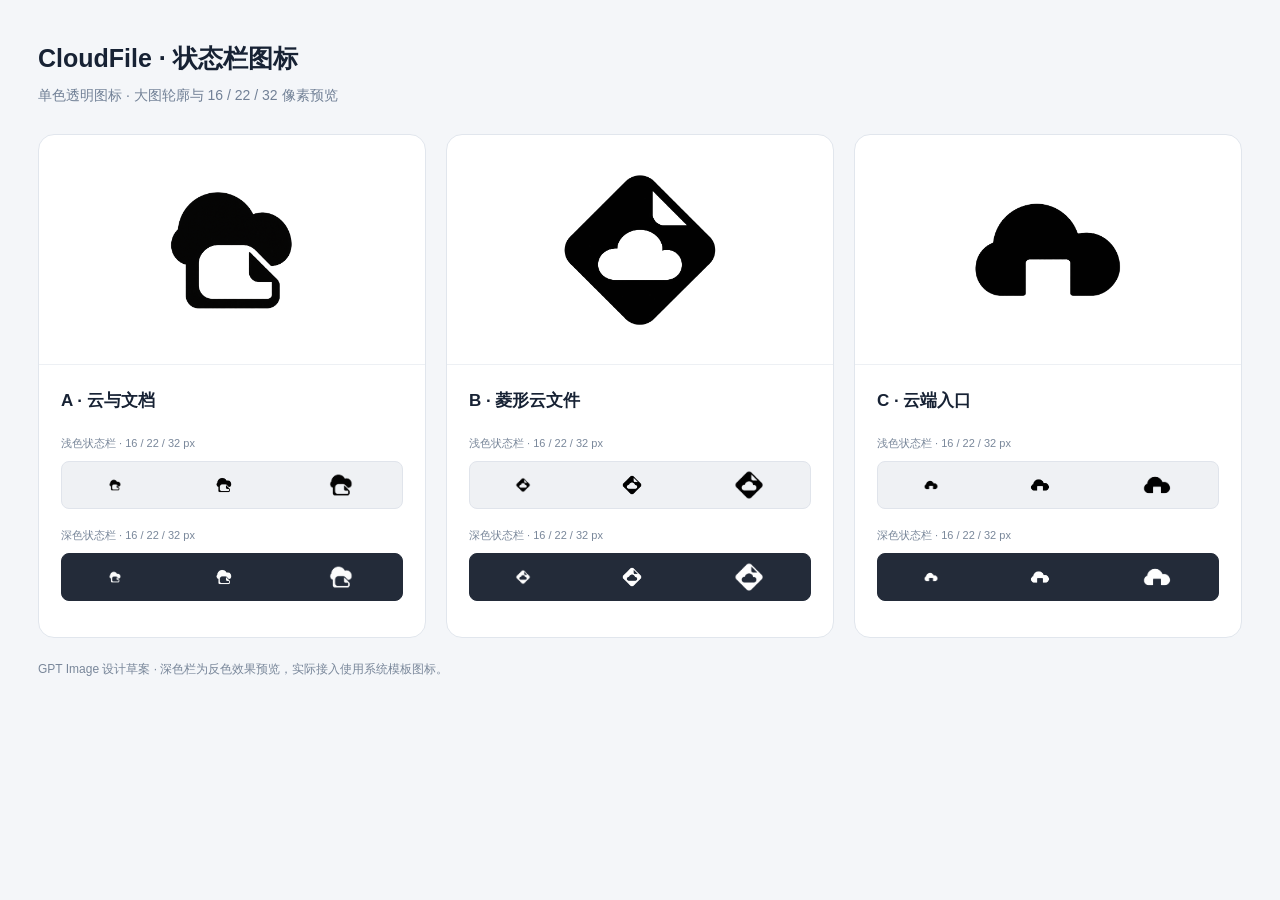
<file: assets/branding/concepts/index.html>
<!doctype html><html lang="zh-CN"><meta charset="utf-8"><title>CloudFile 图标方向对比</title><style>*{box-sizing:border-box}body{margin:0;background:#f4f6f9;color:#172234;font:14px/1.6 -apple-system,BlinkMacSystemFont,"PingFang SC",sans-serif;padding:38px}h1{font-size:25px;margin:0}header p{color:#718096;margin:6px 0 28px}main{display:grid;grid-template-columns:repeat(3,1fr);gap:20px}.card{border:1px solid #e1e6ed;border-radius:16px;background:#fff;overflow:hidden}.hero{height:230px;display:flex;align-items:center;justify-content:center;border-bottom:1px solid #edf0f4}.hero img{width:180px;height:180px;object-fit:contain}.detail{padding:22px}h2{font-size:17px;margin:0 0 16px}small{font-size:11px;color:#79879a}.bar{display:flex;align-items:center;justify-content:space-around;background:#eff1f4;border:1px solid #e0e4eb;border-radius:8px;height:48px;margin:8px 0 14px}.bar img{object-fit:contain}.dark{background:#232b39;border-color:#232b39}.dark img{filter:invert(1)}footer{font-size:12px;color:#79879a;margin-top:22px}</style><header><h1>CloudFile · 状态栏图标</h1><p>单色透明图标 · 大图轮廓与 16 / 22 / 32 像素预览</p></header><main><section class="card"><div class="hero"><img src="cloudfile-cloud-document.png" alt="云与文档"></div><div class="detail"><h2>A · 云与文档</h2><small>浅色状态栏 · 16 / 22 / 32 px</small><div class="bar"><img src="cloudfile-cloud-document.png" width="16" height="16"><img src="cloudfile-cloud-document.png" width="22" height="22"><img src="cloudfile-cloud-document.png" width="32" height="32"></div><small>深色状态栏 · 16 / 22 / 32 px</small><div class="bar dark"><img src="cloudfile-cloud-document.png" width="16" height="16"><img src="cloudfile-cloud-document.png" width="22" height="22"><img src="cloudfile-cloud-document.png" width="32" height="32"></div></div></section><section class="card"><div class="hero"><img src="cloudfile-diamond.png" alt="菱形云文件"></div><div class="detail"><h2>B · 菱形云文件</h2><small>浅色状态栏 · 16 / 22 / 32 px</small><div class="bar"><img src="cloudfile-diamond.png" width="16" height="16"><img src="cloudfile-diamond.png" width="22" height="22"><img src="cloudfile-diamond.png" width="32" height="32"></div><small>深色状态栏 · 16 / 22 / 32 px</small><div class="bar dark"><img src="cloudfile-diamond.png" width="16" height="16"><img src="cloudfile-diamond.png" width="22" height="22"><img src="cloudfile-diamond.png" width="32" height="32"></div></div></section><section class="card"><div class="hero"><img src="cloudfile-cloud-gateway.png" alt="云端入口"></div><div class="detail"><h2>C · 云端入口</h2><small>浅色状态栏 · 16 / 22 / 32 px</small><div class="bar"><img src="cloudfile-cloud-gateway.png" width="16" height="16"><img src="cloudfile-cloud-gateway.png" width="22" height="22"><img src="cloudfile-cloud-gateway.png" width="32" height="32"></div><small>深色状态栏 · 16 / 22 / 32 px</small><div class="bar dark"><img src="cloudfile-cloud-gateway.png" width="16" height="16"><img src="cloudfile-cloud-gateway.png" width="22" height="22"><img src="cloudfile-cloud-gateway.png" width="32" height="32"></div></div></section></main><footer>GPT Image 设计草案 · 深色栏为反色效果预览，实际接入使用系统模板图标。</footer></html>
</file>
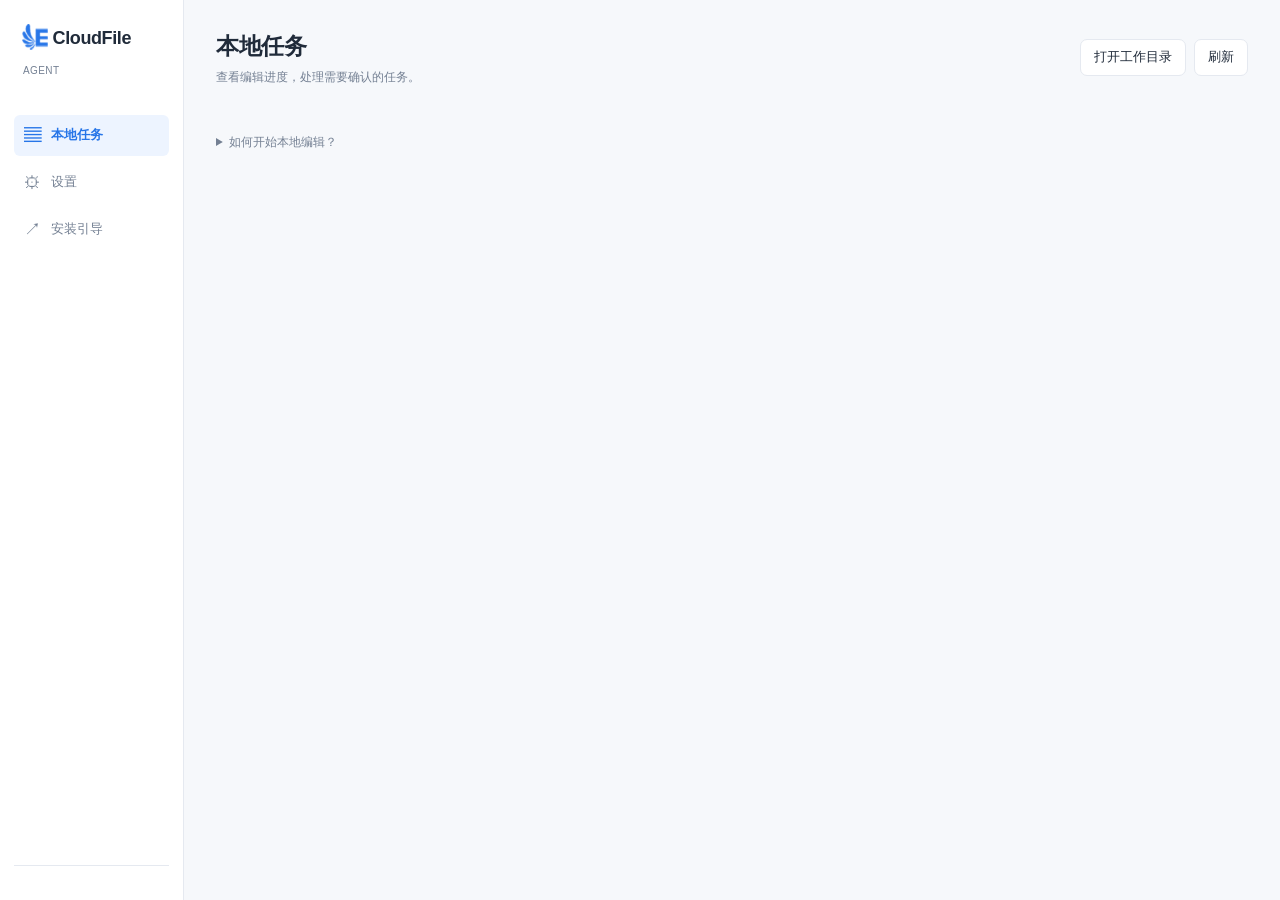
<file: crates/cloudfile-desktop/ui/index.html>
<!doctype html>
<html lang="zh-CN">
<head>
<meta charset="utf-8">
<meta name="viewport" content="width=device-width,initial-scale=1">
<title>CloudFile 任务中心</title>
<link rel="stylesheet" href="style.css">
</head>
<body>
<aside>
  <div class="brand"><span class="brand-mark" aria-hidden="true"></span> <span id="brand-name">CloudFile</span></div>
  <div class="badge" id="agent-badge">AGENT</div>
  <nav aria-label="主导航">
    <button class="nav-item selected" data-view="tasks" aria-current="page"><span aria-hidden="true">▤</span>本地任务<span id="attention-count" class="nav-count" hidden></span></button>
    <button class="nav-item" data-view="settings"><span aria-hidden="true">⚙</span>设置</button>
    <button class="nav-item" data-view="setup"><span aria-hidden="true">↗</span>安装引导</button>
  </nav>
  <div class="sidebar-footer">
    <div id="sidebar-version" class="version"></div>
    <div class="version" id="exit-state"></div>
  </div>
</aside>
<main>
  <header>
    <div><h1 id="page-title">本地任务</h1><p id="page-description" class="hint">查看编辑进度，处理需要确认的任务。</p></div>
    <div class="header-actions"><button id="open-workspace" class="secondary">打开工作目录</button><button id="refresh" class="secondary">刷新</button></div>
  </header>
  <div id="confirm-exit" class="banner danger" hidden>
    <strong>仍有编辑任务需要处理</strong><p id="confirm-exit-text"></p>
    <p class="hint">退出会停止独占编辑续租。本地文件与待确认的提交会保留。</p>
    <div class="row"><button id="exit-cancel">继续运行</button><button id="exit-force" class="secondary">仍然退出</button></div>
  </div>

  <div id="view-tasks" class="page-view">
    <div class="counts" id="counts" aria-label="任务概况"></div>
    <section id="tasks" aria-live="polite"></section>
    <details id="task-help" class="help-section">
      <summary>如何开始本地编辑？</summary>
      <div class="help-content">
        <p>在 CloudFile 网页选择文件，点击“本地编辑”。文件打开后，回到本机应用继续工作。</p>
        <div class="help-columns"><div><strong>本地打开</strong><p>用于查看或参考；本地修改不会自动上传。</p></div><div><strong>普通编辑</strong><p>在本机应用保存后，回到任务中心点「立即上传」才会写入云端；不做自动回传。</p></div><div><strong>独占编辑</strong><p>编辑完成后，在任务中选择「提交版本」或「签入并释放」即可。</p></div></div>
        <p class="hint">遇到冲突或提交结果待确认，请在任务列表处理。本地文件会保留。</p>
        <p id="cdc-hint" class="hint" hidden>已启用大文件分块上传，符合条件时自动复用云端分块。</p>
      </div>
    </details>
  </div>

  <div id="view-settings" class="page-view" hidden>
    <section class="panel"><h2>偏好设置</h2><p class="hint">管理提醒、悬浮入口和工作副本位置。</p>
      <form id="settings" class="settings-form">
        <details class="settings-group"><summary>通知提醒</summary><label class="check"><span>保存后显示轻提示</span><input type="checkbox" id="notify_on_saved"></label><label class="check"><span>需要检查时显示警告提示</span><input type="checkbox" id="notify_on_review"></label></details>
        <details class="settings-group"><summary>常驻与启动</summary><label class="check"><span>显示可拖动悬浮入口</span><input type="checkbox" id="float_enabled"></label><label class="check"><span>没有任务时隐藏悬浮入口</span><input type="checkbox" id="float_hidden_when_empty"></label><label class="check"><span>登录时启动 Agent</span><input type="checkbox" id="autostart"></label><p class="hint" id="autostart_note" hidden></p></details>
        <details class="settings-group"><summary>工作副本目录</summary><label class="field"><span class="hint">修改仅影响新任务；留空恢复默认目录。</span><input id="workspace_root" type="text" aria-label="工作副本目录" placeholder="默认：用户主目录 / CloudFile-Dev / Workspace"></label><div class="form-footer"><button>保存设置</button><button type="button" id="workspace-reset" class="secondary">恢复默认目录</button><span class="hint">已有文件和编辑任务会保留在原位置。</span></div></details>
      </form>
    </section>
    <section class="panel"><div class="section-heading"><div><h2>关于与更新</h2><p id="version" class="hint"></p></div><div class="row"><button id="app-profile-sync" class="secondary" type="button">同步应用信息</button><button id="check-update" class="secondary">检查更新<span id="update-badge" class="update-dot" hidden>新版本</span></button></div></div>
      <details class="advanced"><summary>浏览器连接与诊断</summary><div class="advanced-content">
        <p id="install-path" class="technical"></p><p id="host-state" class="technical"></p>
        <p class="hint">仅在开发安装或排查浏览器连接时使用。更换注册前会保留回退副本。</p>
        <p class="hint">固定扩展 ID：<code id="host-extension-id"></code></p><button id="host-register" class="secondary">重新注册 Host</button><button id="update-extension" class="secondary">更新扩展</button>
        <div class="row"><button id="host-rollback" class="secondary">回退 Host 注册</button><button id="host-unregister" class="secondary">卸载本机 Host</button></div>
      </div></details>
      <details class="advanced"><summary>应用信息</summary><div class="advanced-content">
        <p id="app-profile-state" class="hint">尚未同步应用信息。</p>
        <label class="check"><span>使用测试服（切换后加载测试环境的配置与功能）</span><input type="checkbox" id="use_test_server"></label>
        <p class="hint">测试与生产是两套配置：只在测试开放的功能，切到生产后不可用。切换后会自动拉取，拉不到就继续用本地缓存。</p>
        <div class="field-block"><span class="hint">应用信息地址（随测试/生产切换自动变化，不可手工修改）</span><input id="app-profile-source" type="text" readonly spellcheck="false" placeholder="选择环境后自动填入"></div>
        <p id="app-profile-hint" class="hint"></p>
      </div></details>
    </section>
  </div>
  <div id="view-setup" class="page-view" hidden>
    <section class="panel">
      <div class="section-heading"><div><h2>首次安装与连接检查</h2><p class="hint">此页只协助检查本机组件是否就位。服务地址已内置，无需配置。</p></div>
      <div id="setup-counts"></div></div>
      <ol class="setup-steps" id="setup-steps"></ol>
      <div class="row">
        <button id="setup-run">安装或修复本机组件</button>
        <button class="secondary" id="setup-open-dir">打开扩展目录</button>
        <button class="secondary" id="setup-finish">完成，进入任务中心</button>
      </div>
      <div id="setup-log" class="technical" hidden></div>
      <section class="panel" id="setup-extension-help" hidden>
        <h3>在 Chrome 里加载这个扩展</h3>
        <p class="hint">扩展包已经下载并解压到本机，位置见下面的目录。浏览器不允许程序代劳这一步，需要你在 Chrome 里手动加载一次。</p>
        <ol class="setup-howto">
          <li>打开 Chrome，在地址栏输入 <code>chrome://extensions</code> 后回车（浏览器不再允许从外部直接弹出这一页，需要手动输入或粘贴）。</li>
          <li>打开页面右上角的「开发者模式」。</li>
          <li>点左上角「加载已解压的扩展程序」，在弹窗的地址栏粘贴下面这个目录，回车后点「选择文件夹」。</li>
          <li>回到这里点「完成」；扩展列表里出现 CloudFile 即装好。</li>
        </ol>
        <div class="field-block">
          <span class="hint">扩展目录（点这一行即可复制）</span>
          <code id="setup-ext-dir" class="path-value" role="textbox" aria-label="扩展目录"></code>
        </div>
        <p>扩展 ID：<code id="setup-ext-id"></code></p>
      </section>
    </section>
  </div>
  <div id="message" role="status" aria-live="polite"></div>
</main>
<script src="task-ux.js"></script>
<script src="app.js"></script>
<div id="dialog" class="dialog-backdrop" hidden role="dialog" aria-modal="true" aria-labelledby="dialog-title">
  <div class="dialog-card">
    <h2 id="dialog-title"></h2>
    <p id="dialog-body"></p>
    <div class="row" id="dialog-actions"></div>
  </div>
</div>
</body>
</html>
</file>
<file: crates/cloudfile-desktop/ui/style.css>
:root{--bg:#f6f8fb;--panel:#fff;--line:#e5e9f0;--text:#202b3a;--muted:#748093;--accent:#2675e8;--accent-soft:#edf4ff;--warn:#a76714;--warn-soft:#fff5df;--danger:#bc3c3c;--danger-soft:#fff0f0;--green:#27946a}
*{box-sizing:border-box}
[hidden]{display:none!important}
html,body{margin:0;height:100%}
body{background:var(--bg);color:var(--text);font:13px/1.6 -apple-system,"Segoe UI","PingFang SC","Microsoft YaHei",sans-serif;display:flex}
aside{width:184px;flex:0 0 184px;background:var(--panel);border-right:1px solid var(--line);padding:24px 14px 16px;display:flex;flex-direction:column;gap:10px}
.brand{font-weight:700;font-size:18px;padding:0 8px;white-space:nowrap;letter-spacing:-.4px}.brand-mark{display:inline-block;width:26px;height:26px;vertical-align:-6px;background:var(--accent);-webkit-mask:url("cloudfile-mark.png") center/contain no-repeat;mask:url("cloudfile-mark.png") center/contain no-repeat}
.badge{font-size:10px;letter-spacing:.04em;color:var(--muted);padding-left:9px}
/* 「检查更新」按钮上的新版本标识：红底白字的小胶囊，比圆点更醒目；
   有新版就一直亮着，升级到该版本或被更新版本取代才消失。 */
.update-dot{display:inline-flex;align-items:center;justify-content:center;margin-left:8px;padding:1px 7px;border-radius:999px;background:#dc2626;color:#fff;font-size:10px;font-weight:600;line-height:1.6;letter-spacing:.02em;white-space:nowrap;box-shadow:0 0 0 3px rgba(220,38,38,.16);animation:update-pulse 1.8s ease-in-out infinite}
.update-dot[hidden]{display:none}
@keyframes update-pulse{0%,100%{box-shadow:0 0 0 3px rgba(220,38,38,.16)}50%{box-shadow:0 0 0 6px rgba(220,38,38,.04)}}
@media (prefers-reduced-motion: reduce){.update-dot{animation:none}}
nav{display:flex;flex-direction:column;gap:5px;margin-top:26px}
button{font:inherit;border:1px solid var(--accent);background:var(--accent);color:#fff;border-radius:7px;padding:7px 13px;min-height:34px;cursor:pointer;transition:background .12s,border-color .12s}
button:hover{background:#1966d7}button.secondary{background:var(--panel);color:var(--text);border-color:var(--line)}button.secondary:hover{background:#f0f4f9;border-color:#cbd5e3}button:disabled{opacity:.45;cursor:not-allowed}button:focus-visible,input:focus-visible,summary:focus-visible{outline:2px solid #7baaff;outline-offset:3px}
.nav-item{display:flex;align-items:center;gap:10px;border:0;background:transparent;color:var(--muted);text-align:left;padding:10px 12px;font-weight:500;width:100%}.nav-item>span:first-child{font-size:17px;width:18px;text-align:center}.nav-item:hover{background:#f5f7fb}.nav-item.selected{background:var(--accent-soft);color:var(--accent);font-weight:600}.nav-count{margin-left:auto;font-size:11px;background:#ffe9de;color:#a74817;border-radius:6px;padding:0 6px}.connection-dot{margin-left:auto;width:6px;height:6px;border-radius:50%;background:var(--green)}
.sidebar-footer{margin-top:auto;border-top:1px solid var(--line);padding:14px 8px 0;display:flex;flex-direction:column;gap:4px}.connection-state{font-size:11px;color:var(--muted)}.connection-state.connected{color:var(--green)}.version{color:var(--muted);font-size:10px;line-height:1.5}
main{flex:1;min-width:0;padding:28px 32px 24px;overflow:auto;position:relative}header{display:flex;align-items:center;justify-content:space-between;gap:14px;margin-bottom:24px}h1{font-size:23px;letter-spacing:-.5px;margin:0 0 3px;white-space:nowrap}h2{font-size:15px;margin:0 0 4px}h3{font-size:12px;font-weight:600;margin:0 0 8px;color:var(--muted)}p{margin:0}.hint{color:var(--muted);font-size:12px}.header-actions{display:flex;gap:8px;flex-shrink:0}.page-view{max-width:1040px;margin:0 auto}
.counts{display:flex;gap:10px;margin-bottom:20px}.count{background:var(--panel);border:1px solid var(--line);border-radius:10px;padding:12px 16px;flex:1;display:flex;align-items:baseline;gap:10px}.count b{font-size:23px;font-weight:650;line-height:1.3}.count span{color:var(--muted);font-size:12px}
.panel{background:var(--panel);border:1px solid var(--line);border-radius:12px;padding:22px;margin:0 0 16px}.section-heading{display:flex;justify-content:space-between;align-items:center;gap:12px}.inline-form{display:flex;gap:8px;margin-top:16px;align-items:center}.inline-form input{flex:1;min-width:0}.inline-form button{flex-shrink:0}.field-note{margin-top:10px;color:var(--muted);font-size:11px}.subtle-note{font-size:12px;color:var(--muted);padding:0 4px}
input[type=text],input[type=url]{font:inherit;border:1px solid var(--line);border-radius:7px;padding:8px 10px;width:100%;background:#fff;color:var(--text)}input[type=checkbox]{accent-color:var(--accent);width:16px;height:16px;flex-shrink:0;cursor:pointer}
.settings-group{padding:19px 0;border-bottom:1px solid var(--line)}details.settings-group{padding:14px 0}details.settings-group>summary{font-size:12px;font-weight:600;color:var(--muted);cursor:pointer;margin:0;list-style-position:outside;padding:2px 0}details.settings-group>summary:hover{color:var(--text)}details.settings-group[open]>summary{margin-bottom:10px}.check{display:flex;align-items:center;justify-content:space-between;gap:24px;padding:8px 0}.field{display:block}.field input{margin-top:10px}.form-footer{display:flex;gap:12px;align-items:center;margin-top:18px}.advanced{margin-top:18px;border-top:1px solid var(--line);padding-top:14px}.advanced summary{color:var(--muted);font-size:12px;cursor:pointer}.advanced-content{padding-top:14px}.technical{font:11px/1.65 "SFMono-Regular",Consolas,monospace;color:var(--muted);overflow-wrap:anywhere;margin-bottom:12px}
ul#origins{list-style:none;padding:0;margin:14px 0 0}ul#origins li{display:flex;align-items:center;justify-content:space-between;gap:12px;padding:14px 0;border-top:1px solid var(--line)}.service-info{display:flex;flex-direction:column;gap:3px;min-width:0}.service-info strong{font-weight:500;overflow-wrap:anywhere}.service-status{font-size:11px;color:var(--muted)}.service-status.paired{color:var(--green)}
.welcome{background:var(--panel);border:1px solid var(--line);border-radius:14px;padding:38px 32px 28px;margin-bottom:20px}.welcome-icon{display:flex;align-items:center;justify-content:center;width:44px;height:44px;border-radius:12px;background:var(--accent-soft);color:var(--accent);font-size:25px;margin-bottom:18px}.welcome h2{font-size:21px;letter-spacing:-.3px;margin-bottom:8px}.welcome>p{color:var(--muted);max-width:540px;line-height:1.8}.welcome-actions{display:flex;gap:10px;flex-wrap:wrap;margin-top:22px}/* 欢迎卡三步与引导页五步是两个东西：容器类必须分开，共用一个类会把五步压成三列。 */
.welcome-steps{display:grid;grid-template-columns:repeat(3,1fr);gap:18px;border-top:1px solid var(--line);padding-top:24px;margin-top:28px}
ol.setup-steps{list-style:none;padding:0;margin:0 0 10px}
.welcome-steps .step{display:flex;gap:10px}
.welcome-steps .step-number{display:flex;align-items:center;justify-content:center;flex-shrink:0;width:23px;height:23px;border-radius:50%;background:#eff2f7;color:var(--muted);font-size:11px}
.welcome-steps .step.complete .step-number{background:#e9f6f0;color:var(--green)}
.welcome-steps .step strong{font-size:12px;font-weight:600}
.welcome-steps .step p{font-size:11px;color:var(--muted);margin-top:4px}
.ready-note{margin-top:26px;padding-top:18px;border-top:1px solid var(--line);font-size:12px;color:var(--muted)}
.group{margin:20px 0 8px;display:flex;align-items:baseline;gap:10px}.group h2{margin:0;font-size:13px}.group small{color:var(--muted);font-size:11px}article.task{background:var(--panel);border:1px solid var(--line);border-radius:10px;padding:11px 16px;margin:6px 0}article.task.focused{border-color:var(--accent);box-shadow:0 0 0 3px var(--accent-soft)}article.task .info{display:flex;flex-direction:column;gap:2px}article.task strong{font-size:14px;line-height:1.35;overflow-wrap:anywhere}article.task span{font-size:12px;line-height:1.4;color:var(--muted)}.actions{display:flex;flex-wrap:wrap;align-items:center;gap:8px;margin-top:9px}.upload-error{font-size:12px;color:var(--warn);margin:4px 0 0}.empty{padding:18px;color:var(--muted)}
.help-section{margin-top:22px;font-size:12px;color:var(--muted)}.help-section>summary{cursor:pointer;list-style-position:inside;width:fit-content}.help-content{padding:16px 0;line-height:1.8}.help-columns{display:grid;grid-template-columns:repeat(3,minmax(0,1fr));gap:22px;margin:14px 0}.help-columns strong{color:var(--text);font-size:12px}.help-columns p{margin-top:4px}
.banner{border-radius:10px;padding:14px 18px;margin-bottom:18px;border:1px solid var(--line);background:var(--panel)}.banner strong{display:block;margin-bottom:4px}.banner p{margin:0 0 6px}.banner.danger{background:var(--danger-soft);border-color:#f2c8c8}.banner.warn{background:var(--warn-soft);border-color:#efdbb1}.row{display:flex;gap:8px;flex-wrap:wrap;margin-top:12px}#message:empty{display:none}#message{position:sticky;bottom:0;max-width:1040px;margin:20px auto 0;background:var(--accent-soft);border:1px solid #d5e5ff;padding:10px 14px;border-radius:8px;color:#215fae;font-size:12px;overflow-wrap:anywhere}
@media(max-width:780px){aside{width:155px;flex-basis:155px;padding:22px 10px 14px}main{padding:24px 20px}.header-actions button{padding:6px 9px}.welcome-steps{grid-template-columns:1fr;gap:16px}.welcome{padding:26px 22px}.brand{font-size:16px}header .hint{max-width:250px}.form-footer{align-items:flex-start;flex-direction:column}}
@media(prefers-reduced-motion:reduce){button{transition:none}}

/* 侧栏导航 */
aside nav{display:flex;flex-direction:column;gap:6px}
button.nav-item{background:transparent;color:var(--muted);border:1px solid transparent;text-align:left;padding:6px 8px;border-radius:6px}
button.nav-item.active{background:var(--accent-soft);color:var(--accent);border-color:#c7dcfd;font-weight:600}
code{background:#eef1f5;border-radius:4px;padding:1px 5px;font-family:Consolas,"Courier New",monospace;font-size:12px;overflow-wrap:anywhere}

/* 安装引导 */
/* 引导五步：一行一条。原来每步一张卡片要占三行，五步就把整屏吃掉了。 */
ol.steps{list-style:none;padding:0;margin:0 0 10px;border-top:1px solid var(--line)}
li.step{display:flex;align-items:center;gap:8px;background:none;border:0;border-bottom:1px solid var(--line);border-radius:0;padding:6px 2px;margin:0}
li.step .mark{width:18px;height:18px;flex:0 0 18px;border-radius:50%;border:1px solid var(--line);color:var(--muted);display:flex;align-items:center;justify-content:center;font-size:11px}
li.step.done .mark{background:#e9f6f0;border-color:#bfe3d0;color:var(--green)}
li.step>div{display:flex;align-items:baseline;gap:8px;min-width:0;flex:1}
li.step strong{display:inline;font-size:12px;font-weight:600;white-space:nowrap}
li.step span:not(.mark){display:inline;flex:1;min-width:0;color:var(--muted);font-size:11px;text-align:right;white-space:nowrap;overflow:hidden;text-overflow:ellipsis}
li.step small{display:none}
/* 下载中的任务：给个呼吸点，和静止的任务区分开。 */
article.task.preparing strong::after{content:'';display:inline-block;width:6px;height:6px;margin-left:6px;border-radius:50%;background:var(--accent);animation:cf-pulse 1.1s ease-in-out infinite}
@keyframes cf-pulse{0%,100%{opacity:.25;transform:scale(.8)}50%{opacity:1;transform:scale(1)}}
ol.howto{margin:6px 0 10px 18px;padding:0;color:var(--text)}
ol.howto li{margin:2px 0}
pre.log{background:#0f172a;color:#e2e8f0;border-radius:8px;padding:10px 12px;font:12px/1.5 Consolas,"Courier New",monospace;max-height:220px;overflow:auto;margin:12px 0 0}
pre.log .log-head{color:#93c5fd;margin-bottom:4px}
pre.log .log-row.ok{color:#86efac}
pre.log .log-row.bad{color:#fca5a5}
.origin-main{display:flex;align-items:center;gap:8px;flex-wrap:wrap}
.tag{font-size:11px;color:var(--muted);background:#eef1f5;border-radius:999px;padding:1px 8px}
ul#origins li .row{margin:0}

/* Floating entry */
body.float-body{background:transparent;display:block;overflow:hidden}
#handle{width:56px;height:56px;border-radius:50%;border:none;background:var(--accent);color:#fff;font-size:22px;line-height:56px;padding:0;cursor:pointer;position:relative;box-shadow:0 2px 8px rgba(0,0,0,.28)}
#badge{position:absolute;top:2px;right:2px;min-width:16px;height:16px;border-radius:8px;background:var(--danger);color:#fff;font-size:10px;line-height:16px;padding:0 4px}

/* Light notice */
body.toast-body{background:transparent;display:block;overflow:hidden;padding:8px}
.toast{display:flex;flex-direction:column;gap:4px;background:#fff;border:2px solid var(--accent);
  border-left-width:6px;border-radius:10px;padding:12px 14px;
  box-shadow:0 10px 30px rgba(15,23,42,.28);
  opacity:0;transform:translateY(-8px);transition:opacity .16s ease,transform .16s ease}
.toast.show{opacity:1;transform:translateY(0)}
.toast.warning{border-color:var(--warn)}
/* 正在下载：整块淡蓝底 + 深蓝边框，和"已保存"的一眼能分开。 */
.toast.working{border-color:#2563eb;background:#eff6ff}
.toast strong{font-size:13px;letter-spacing:.2px}
.toast.working strong{color:#1d4ed8}
.toast span{font-size:13px;line-height:1.45;color:var(--text)}
.toast.warning span{color:var(--warn)}

/* The same approved mark identifies the task centre, floating entry and tray. */
.float-logo{display:block;position:absolute;inset:11px;background:#fff;-webkit-mask:url("cloudfile-mark.png") center/contain no-repeat;mask:url("cloudfile-mark.png") center/contain no-repeat;pointer-events:none}

/* Task context never infers cloud publication from a local save. */
.task-source{font-size:11px;color:var(--muted);overflow-wrap:anywhere}.task-reference{font-size:11px;color:var(--warn);margin-top:4px;display:block}

@media(max-width:780px){.help-columns{grid-template-columns:1fr;gap:12px}}


/* 模态提示：检查更新、升级结果都走这里 —— 顶部横幅在长列表里会被滚出视野。 */
.dialog-backdrop{position:fixed;inset:0;background:rgba(15,23,42,.42);display:flex;align-items:center;justify-content:center;z-index:60;padding:24px}
.dialog-backdrop[hidden]{display:none}
.dialog-card{background:var(--panel);border:1px solid var(--line);border-radius:12px;padding:20px 22px;max-width:520px;width:100%;box-shadow:0 18px 48px rgba(15,23,42,.24)}
.dialog-card h2{margin:0 0 8px;font-size:15px}
.dialog-card p{margin:0;font-size:12.5px;line-height:1.6;white-space:pre-wrap;overflow-wrap:anywhere}
/* 安装扩展的四步说明与可复制的目录块（2026-10-27）。浏览器不再允许程序直接打开
   扩展管理页，所以这一步必须写成能照着做的文字；目录可能很长，用块级 code 换行显示。 */
.setup-howto{margin:10px 0 4px;padding-left:20px;font-size:12px;line-height:1.8;color:var(--muted)}
.setup-howto code{font:12px/1.6 "SFMono-Regular",Consolas,monospace;background:var(--panel);border:1px solid var(--line);border-radius:4px;padding:1px 5px}
.field-block{margin-top:12px;display:flex;flex-direction:column;gap:6px}
.path-value{display:block;font:12px/1.7 "SFMono-Regular",Consolas,monospace;color:var(--text);background:var(--panel);border:1px solid var(--line);border-radius:8px;padding:9px 11px;white-space:pre-wrap;overflow-wrap:anywhere;cursor:copy}
.path-value:hover{border-color:var(--muted)}
</file>
